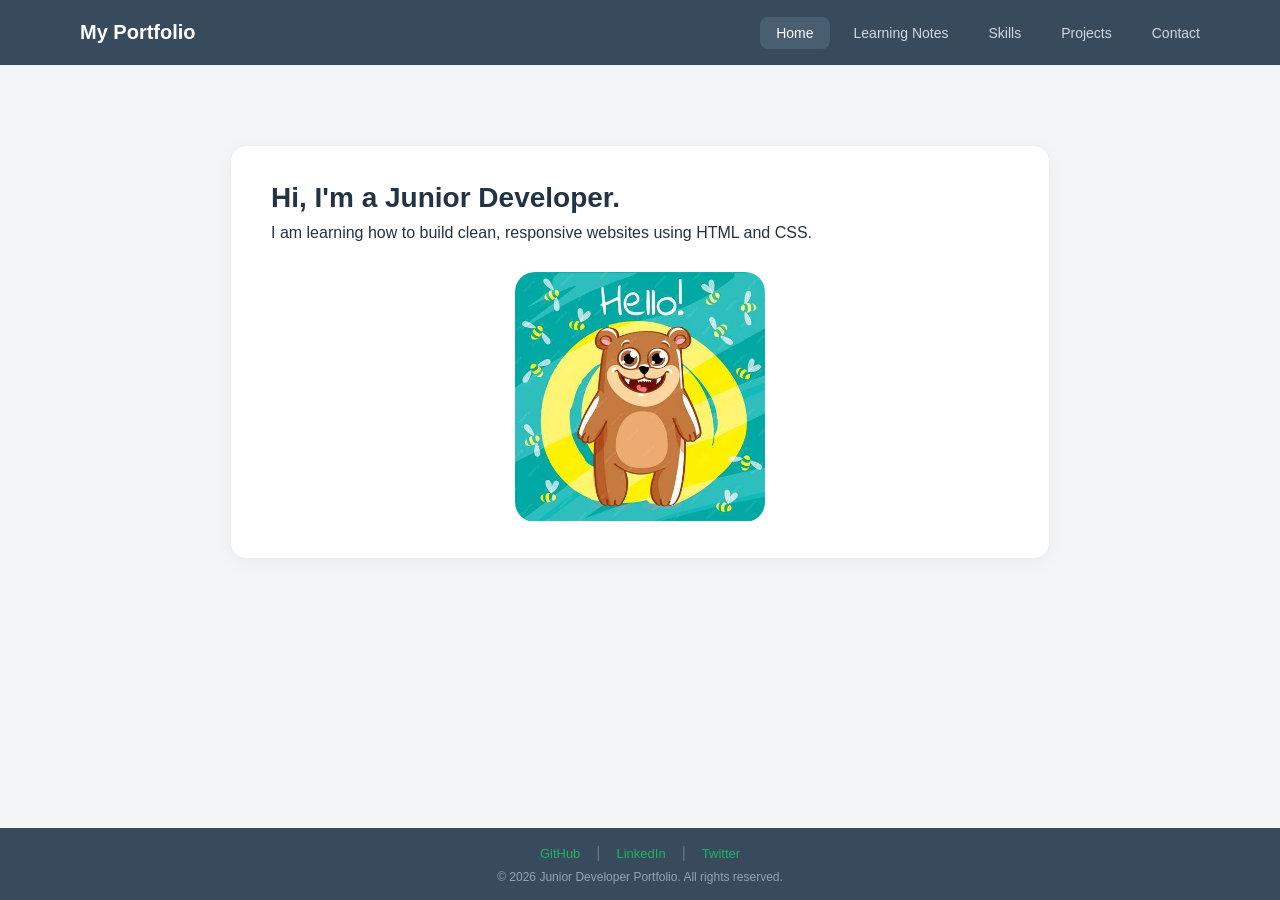
<file: index.html>
<!doctype html>
<html lang="en">
  <head>
    <meta charset="UTF-8" />
    <meta name="viewport" content="width=device-width, initial-scale=1.0" />
    <title>My Portfolio</title>
    <link rel="stylesheet" href="style.css" />
  </head>
  <body>
    <!-- Single Header -->
    <!-- Navigation Bar -->
    <header class="navbar">
      <a href="index.html" class="logo">My Portfolio</a>

      <nav class="nav-links">
        <a href="index.html" class="active">Home</a>
        <a href="blog.html">Learning Notes</a>
        <a href="skills.html">Skills</a>
        <a href="project.html">Projects</a>
        <a href="contact.html">Contact</a>
      </nav>
    </header>

    <!-- Main Content -->
    <main>
      <!-- Home Section -->
      <section id="home" class="page home-section">
        <div class="content-card">
          <h1>Hi, I'm a Junior Developer.</h1>
          <p>
            I am learning how to build clean, responsive websites using HTML and
            CSS.
          </p>

          <img
            src="images/hello-bear.jfif"
            alt="Hello bear illustration"
            class="profile-image"
          />
        </div>
      </section>
    </main>

    <!-- Single Footer -->
    <footer class="footer" id="footer">
      <div class="social-links">
        <a href="https://github.com/">GitHub</a>
        <span>|</span>
        <a href="https://www.linkedin.com/">LinkedIn</a>
        <span>|</span>
        <a href="https://twitter.com/">Twitter</a>
      </div>

      <p>&copy; 2026 Junior Developer Portfolio. All rights reserved.</p>
    </footer>
  </body>
</html>
</file>
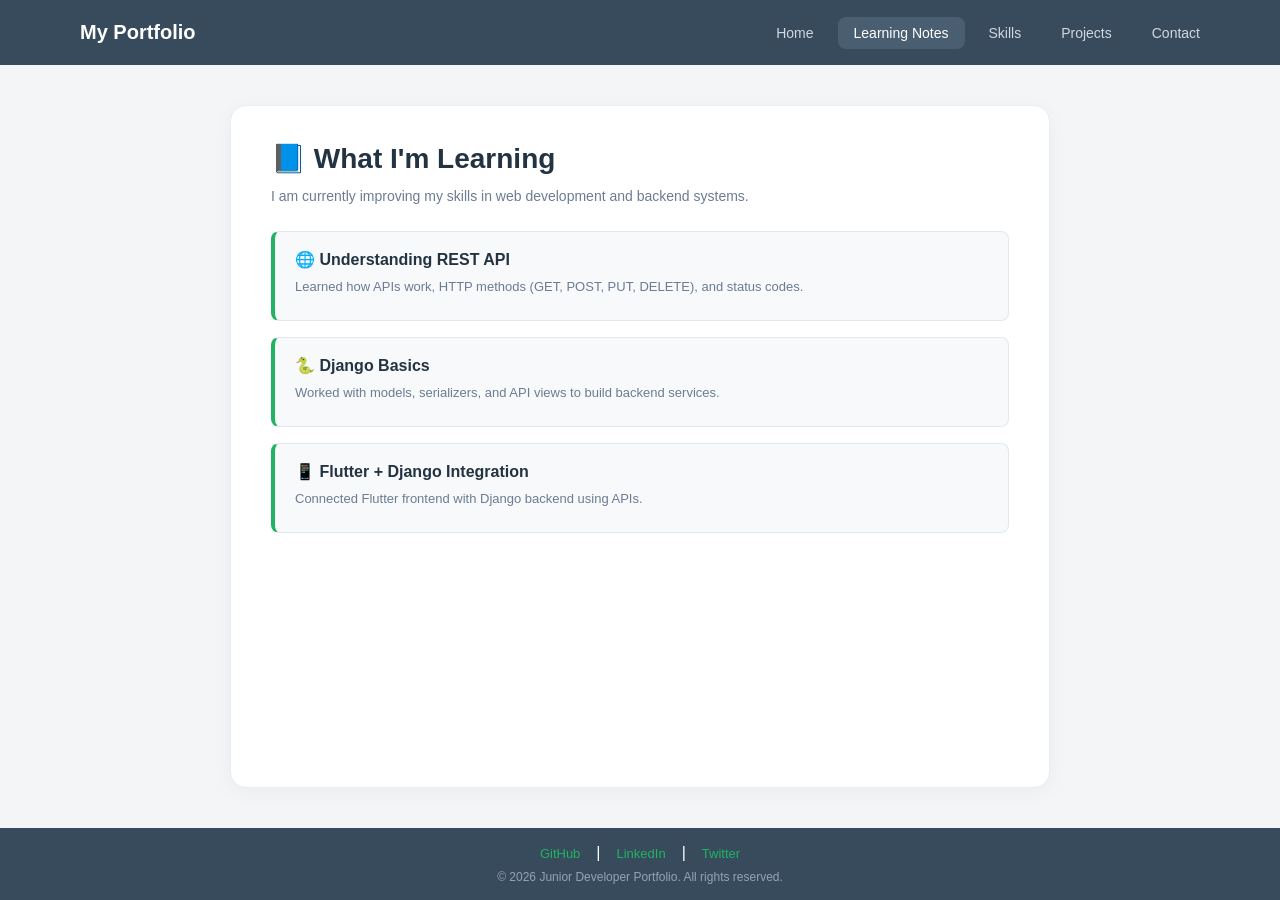
<file: blog.html>
<!doctype html>
<html lang="en">
  <head>
    <meta charset="UTF-8" />
    <meta name="viewport" content="width=device-width, initial-scale=1.0" />
    <title>My Portfolio</title>

    <link rel="stylesheet" href="style.css" />
  </head>

  <body>
    <!-- Navigation Bar -->
    <!-- Navigation Bar -->
    <header class="navbar">
      <a href="index.html" class="logo">My Portfolio</a>

      <nav class="nav-links">
        <a href="index.html">Home</a>
        <a href="blog.html" class="active">Learning Notes</a>
        <a href="skills.html">Skills</a>
        <a href="project.html">Projects</a>
        <a href="contact.html">Contact</a>
      </nav>
    </header>

    <!-- Main Content -->
    <main id="learning">
      <h1>📘 What I'm Learning</h1>

      <p class="intro">
        I am currently improving my skills in web development and backend
        systems.
      </p>

      <div class="learning-card">
        <h3>🌐 Understanding REST API</h3>
        <p>
          Learned how APIs work, HTTP methods (GET, POST, PUT, DELETE), and
          status codes.
        </p>
      </div>

      <div class="learning-card">
        <h3>🐍 Django Basics</h3>
        <p>
          Worked with models, serializers, and API views to build backend
          services.
        </p>
      </div>

      <div class="learning-card">
        <h3>📱 Flutter + Django Integration</h3>
        <p>Connected Flutter frontend with Django backend using APIs.</p>
      </div>
    </main>

    <!-- Footer -->
    <footer id="contact">
      <div class="social-links">
        <a href="https://github.com/" target="_blank">GitHub</a>
        |
        <a href="https://linkedin.com/" target="_blank">LinkedIn</a>
        |
        <a href="https://twitter.com/" target="_blank">Twitter</a>
      </div>

      <p>© 2026 Junior Developer Portfolio. All rights reserved.</p>
    </footer>
  </body>
</html>
</file>
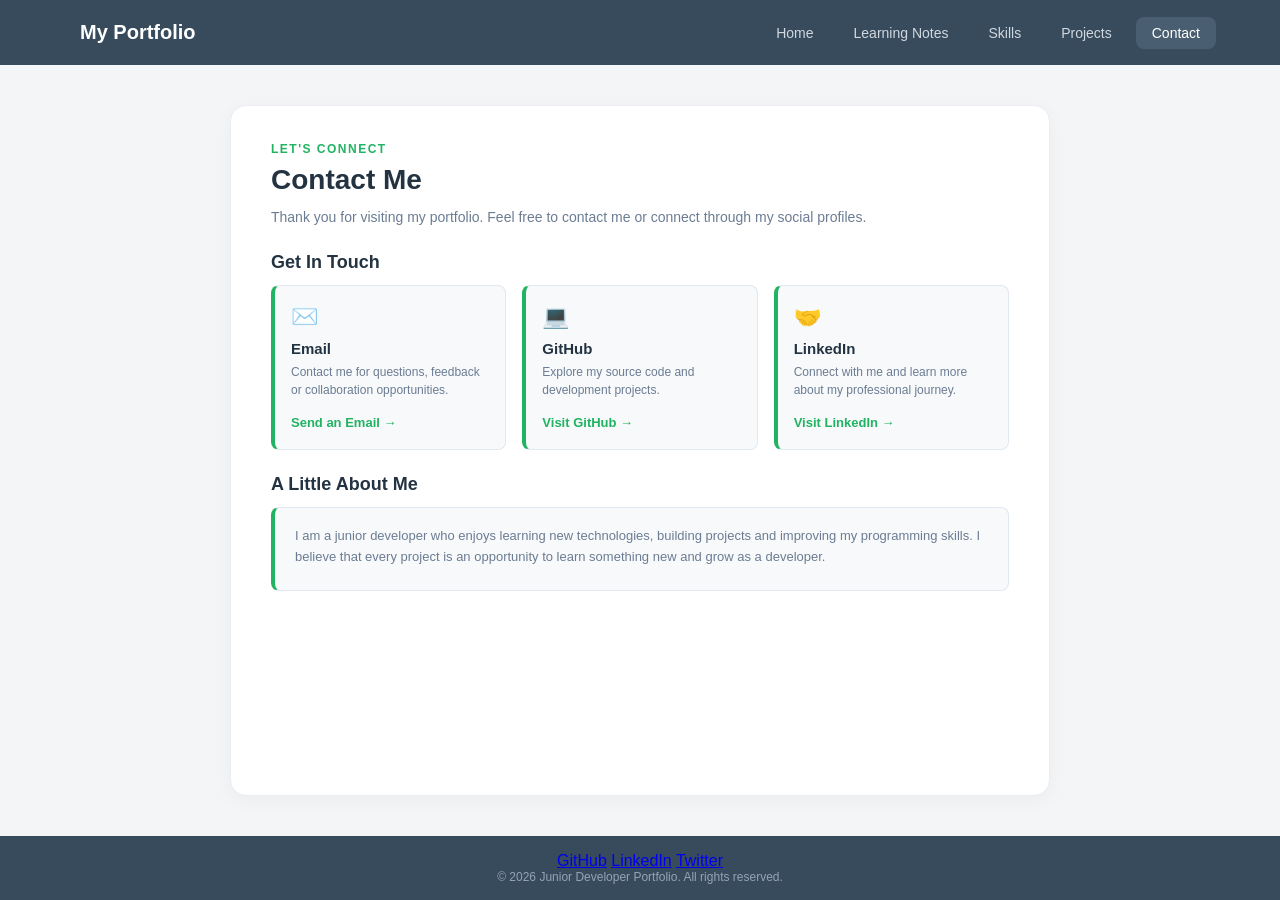
<file: contact.html>
<!doctype html>
<html lang="en">
  <head>
    <meta charset="UTF-8" />
    <meta name="viewport" content="width=device-width, initial-scale=1.0" />
    <title>Contact Me</title>
    <link rel="stylesheet" href="style.css" />
  </head>
  <body>
    <!-- Navigation Bar -->
    <header class="navbar">
      <a href="index.html" class="logo">My Portfolio</a>

      <nav class="nav-links">
        <a href="index.html">Home</a>
        <a href="blog.html">Learning Notes</a>
        <a href="skills.html">Skills</a>
        <a href="project.html">Projects</a>
        <a href="contact.html" class="active">Contact</a>
      </nav>
    </header>

    <!-- Contact Section -->
    <main class="main-content">
      <section class="contact-container">
        <p class="subtitle">LET'S CONNECT</p>

        <h1>Contact Me</h1>

        <p class="intro">
          Thank you for visiting my portfolio. Feel free to contact me or
          connect through my social profiles.
        </p>

        <h3>Get In Touch</h3>

        <div class="contact-cards">
          <!-- Email Card -->
          <div class="contact-card">
            <div class="emoji">✉️</div>
            <h4>Email</h4>
            <p>
              Contact me for questions, feedback or collaboration opportunities.
            </p>
            <a href="mailto:your@email.com"> Send an Email → </a>
          </div>

          <!-- GitHub Card -->
          <div class="contact-card">
            <div class="emoji">💻</div>
            <h4>GitHub</h4>
            <p>Explore my source code and development projects.</p>
            <a href="https://github.com/yourusername" target="_blank">
              Visit GitHub →
            </a>
          </div>

          <!-- LinkedIn Card -->
          <div class="contact-card">
            <div class="emoji">🤝</div>
            <h4>LinkedIn</h4>
            <p>Connect with me and learn more about my professional journey.</p>
            <a href="https://www.linkedin.com/" target="_blank">
              Visit LinkedIn →
            </a>
          </div>
        </div>

        <!-- About Me Section -->
        <h3 class="about-title">A Little About Me</h3>

        <div class="about-card">
          <p>
            I am a junior developer who enjoys learning new technologies,
            building projects and improving my programming skills. I believe
            that every project is an opportunity to learn something new and grow
            as a developer.
          </p>
        </div>
      </section>
    </main>

    <!-- Footer -->
    <footer class="footer">
      <div class="footer-links">
        <a href="https://github.com/">GitHub</a>
        <a href="https://linkedin.com/">LinkedIn</a>
        <a href="https://twitter.com/">Twitter</a>
      </div>

      <p>© 2026 Junior Developer Portfolio. All rights reserved.</p>
    </footer>
  </body>
</html>
</file>
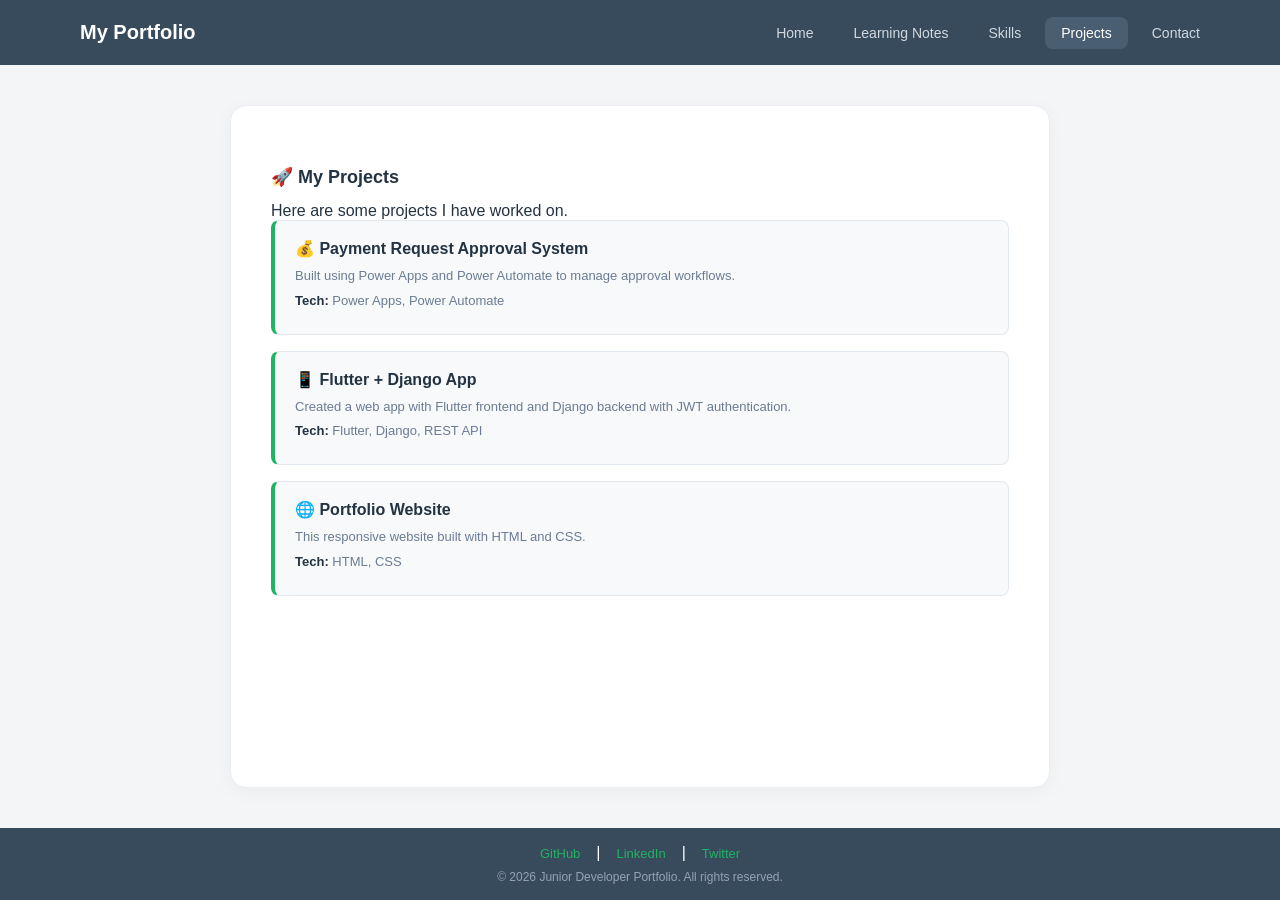
<file: project.html>
<!doctype html>
<html lang="en">
  <head>
    <meta charset="UTF-8" />
    <title>Projects</title>
    <link rel="stylesheet" href="style.css" />
  </head>
  <body>
    <!-- Navigation Bar -->
    <header class="navbar">
      <a href="index.html" class="logo">My Portfolio</a>

      <nav class="nav-links">
        <a href="index.html">Home</a>
        <a href="blog.html">Learning Notes</a>
        <a href="skills.html">Skills</a>
        <a href="project.html" class="active">Projects</a>
        <a href="contact.html">Contact</a>
      </nav>
    </header>

    <main>
      <h2>🚀 My Projects</h2>
      <p>Here are some projects I have worked on.</p>

      <div class="project-card">
        <h3>💰 Payment Request Approval System</h3>
        <p>
          Built using Power Apps and Power Automate to manage approval
          workflows.
        </p>
        <p><strong>Tech:</strong> Power Apps, Power Automate</p>
      </div>

      <div class="project-card">
        <h3>📱 Flutter + Django App</h3>
        <p>
          Created a web app with Flutter frontend and Django backend with JWT
          authentication.
        </p>
        <p><strong>Tech:</strong> Flutter, Django, REST API</p>
      </div>

      <div class="project-card">
        <h3>🌐 Portfolio Website</h3>
        <p>This responsive website built with HTML and CSS.</p>
        <p><strong>Tech:</strong> HTML, CSS</p>
      </div>
    </main>

    <footer>
      <div class="social-links">
        <a href="#">GitHub</a> | <a href="#">LinkedIn</a> |
        <a href="#">Twitter</a>
      </div>
      <p>&copy; 2026 Junior Developer Portfolio. All rights reserved.</p>
    </footer>
  </body>
</html>
</file>
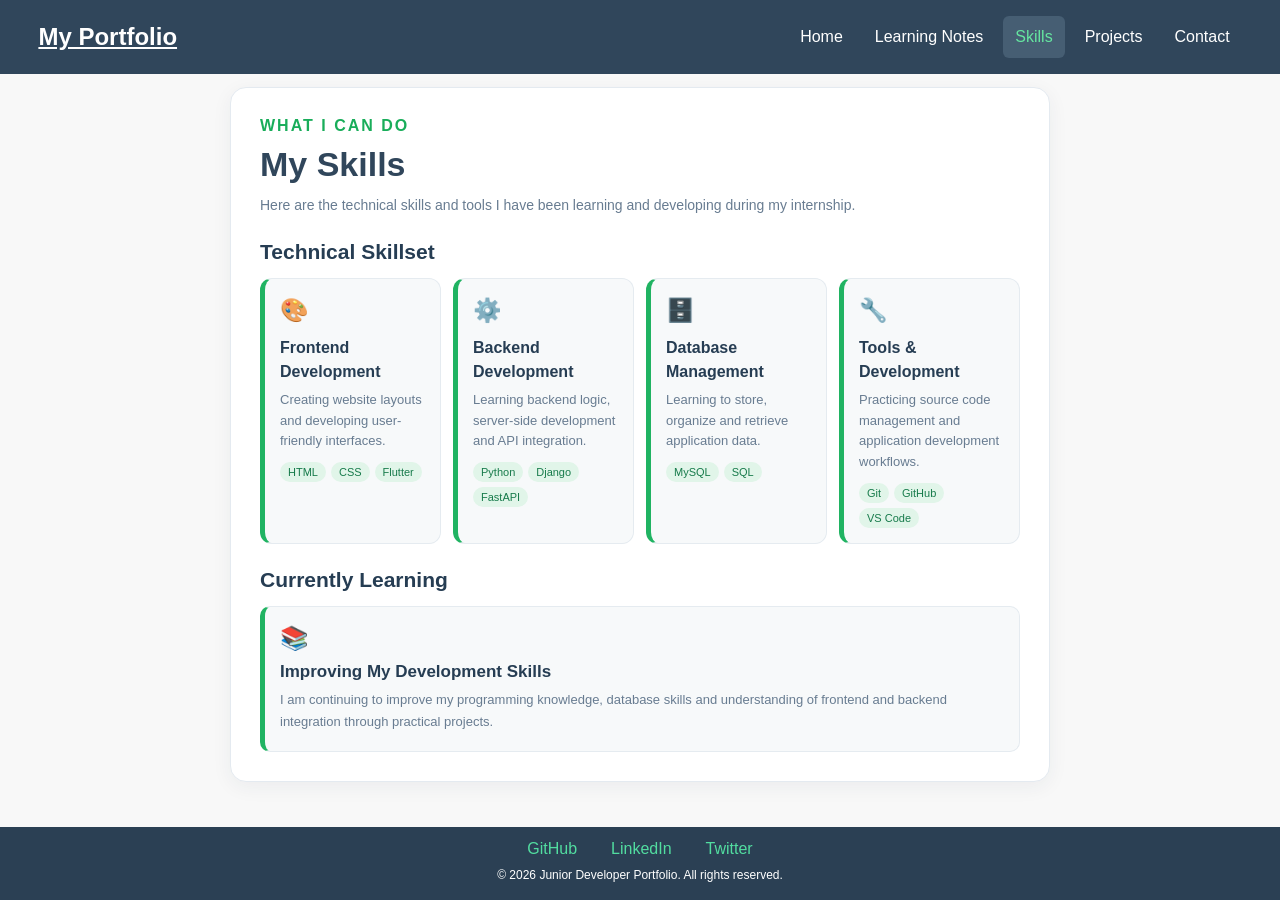
<file: skills.html>
<!doctype html>
<html lang="en">
  <head>
    <meta charset="UTF-8" />
    <meta name="viewport" content="width=device-width, initial-scale=1.0" />
    <title>My Skills - Junior Developer Portfolio</title>

    <style>
      /* Reset */
      * {
        margin: 0;
        padding: 0;
        box-sizing: border-box;
      }

      body {
        font-family: Arial, Helvetica, sans-serif;
        background-color: #f8f8f8;
        color: #2c4054;
        min-height: 100vh;
        display: flex;
        flex-direction: column;
      }

      /* Navigation Bar */
      .navbar {
        width: 100%;
        min-height: 74px;
        background-color: #30465b;
        color: white;
        display: flex;
        align-items: center;
        justify-content: space-between;
        padding: 15px 3%;
        gap: 20px;
      }

      .logo {
        font-size: 24px;
        font-weight: bold;
        color: #ffffff;
        white-space: nowrap;
      }

      .nav-links {
        display: flex;
        align-items: center;
        gap: 8px;
        flex-wrap: wrap;
      }

      .nav-links a {
        text-decoration: none;
        color: #ffffff;
        font-size: 16px;
        padding: 12px;
        border-radius: 6px;
        transition:
          background-color 0.3s,
          color 0.3s;
      }

      .nav-links a:hover,
      .nav-links a.active {
        background-color: #465e73;
        color: #65e5a0;
      }

      /* Main Content */
      main {
        flex: 1;
        width: 100%;
        padding: 13px 20px;
      }

      .container {
        max-width: 820px;
        width: 100%;
        margin: 0 auto;
        padding: 29px;
        background-color: #ffffff;
        border: 1px solid #e4eaf0;
        border-radius: 16px;
        box-shadow: 0 5px 20px rgba(35, 55, 75, 0.06);
      }

      /* Page Heading */
      .subtitle {
        color: #19ad5a;
        font-size: 16px;
        font-weight: bold;
        letter-spacing: 2px;
        margin-bottom: 10px;
      }

      h1 {
        font-size: 34px;
        color: #30465b;
        margin-bottom: 10px;
      }

      .intro {
        color: #687c91;
        font-size: 14px;
        line-height: 1.7;
        margin-bottom: 22px;
      }

      h2 {
        font-size: 21px;
        color: #263d53;
        margin-bottom: 14px;
      }

      /* Skill Cards */
      .skills-grid {
        display: grid;
        grid-template-columns: repeat(4, minmax(0, 1fr));
        gap: 12px;
        margin-bottom: 24px;
      }

      .skill-card {
        background-color: #f7f9fa;
        border: 1px solid #e5ebf0;
        border-left: 5px solid #20b362;
        border-radius: 12px;
        padding: 18px 15px 14px;
        min-width: 0;
        min-height: 266px;
      }

      .skill-icon {
        font-size: 23px;
        margin-bottom: 12px;
      }

      .skill-card h3 {
        color: #263d53;
        font-size: 16px;
        line-height: 1.5;
        margin-bottom: 6px;
      }

      .skill-card p {
        color: #687c91;
        font-size: 13px;
        line-height: 1.6;
        margin-bottom: 10px;
      }

      /* Technology Tags */
      .tags {
        display: flex;
        flex-wrap: wrap;
        gap: 5px;
      }

      .tag {
        display: inline-block;
        background-color: #e1f5e9;
        color: #177b4b;
        font-size: 11px;
        padding: 4px 8px;
        border-radius: 15px;
        white-space: nowrap;
      }

      /* Currently Learning */
      .learning-card {
        background-color: #f7f9fa;
        border: 1px solid #e5ebf0;
        border-left: 5px solid #20b362;
        border-radius: 10px;
        padding: 18px 15px;
      }

      .learning-icon {
        font-size: 23px;
        margin-bottom: 10px;
      }

      .learning-card h3 {
        color: #263d53;
        font-size: 17px;
        margin-bottom: 7px;
      }

      .learning-card p {
        color: #687c91;
        font-size: 13px;
        line-height: 1.7;
      }

      /* Footer */
      footer {
        width: 100%;
        background-color: #2b4054;
        color: #ffffff;
        text-align: center;
        padding: 13px 15px 16px;
        margin-top: 0;
      }

      .social-links {
        display: flex;
        justify-content: center;
        gap: 34px;
        margin-bottom: 8px;
      }

      .social-links a {
        color: #52dda0;
        text-decoration: none;
        font-size: 16px;
      }

      .social-links a:hover {
        color: #ffffff;
        text-decoration: underline;
      }

      footer p {
        font-size: 12px;
        line-height: 1.5;
      }

      /* Tablet */
      @media (max-width: 900px) {
        .navbar {
          padding: 15px 20px;
        }

        .container {
          max-width: 760px;
          padding: 25px;
        }

        .skills-grid {
          grid-template-columns: repeat(2, minmax(0, 1fr));
        }

        .skill-card {
          min-height: 230px;
        }
      }

      /* Mobile */
      @media (max-width: 600px) {
        .navbar {
          flex-direction: column;
          align-items: flex-start;
          gap: 12px;
        }

        .logo {
          font-size: 22px;
        }

        .nav-links {
          width: 100%;
          gap: 3px;
        }

        .nav-links a {
          font-size: 13px;
          padding: 9px 8px;
        }

        main {
          padding: 15px 12px;
        }

        .container {
          padding: 20px 16px;
          border-radius: 12px;
        }

        h1 {
          font-size: 29px;
        }

        h2 {
          font-size: 20px;
        }

        .intro {
          font-size: 13px;
        }

        .skills-grid {
          grid-template-columns: 1fr;
          gap: 12px;
        }

        .skill-card {
          min-height: auto;
          padding: 18px;
        }

        .learning-card {
          padding: 18px;
        }

        .social-links {
          gap: 22px;
        }

        footer p {
          font-size: 11px;
        }
      }
    </style>
  </head>

  <body>
    <!-- Navigation Bar -->
    <!-- Navigation Bar -->
    <header class="navbar">
      <a href="index.html" class="logo">My Portfolio</a>

      <nav class="nav-links">
        <a href="index.html">Home</a>
        <a href="blog.html">Learning Notes</a>
        <a href="skills.html" class="active">Skills</a>
        <a href="project.html">Projects</a>
        <a href="contact.html">Contact</a>
      </nav>
    </header>
    <!-- Main Content -->
    <main>
      <div class="container">
        <p class="subtitle">WHAT I CAN DO</p>

        <h1>My Skills</h1>

        <p class="intro">
          Here are the technical skills and tools I have been learning and
          developing during my internship.
        </p>

        <!-- Technical Skillset -->
        <section aria-labelledby="skills-heading">
          <h2 id="skills-heading">Technical Skillset</h2>

          <div class="skills-grid">
            <!-- Frontend -->
            <article class="skill-card">
              <div class="skill-icon" aria-hidden="true">🎨</div>

              <h3>Frontend Development</h3>

              <p>
                Creating website layouts and developing user-friendly
                interfaces.
              </p>

              <div class="tags">
                <span class="tag">HTML</span>
                <span class="tag">CSS</span>
                <span class="tag">Flutter</span>
              </div>
            </article>

            <!-- Backend -->
            <article class="skill-card">
              <div class="skill-icon" aria-hidden="true">⚙️</div>

              <h3>Backend Development</h3>

              <p>
                Learning backend logic, server-side development and API
                integration.
              </p>

              <div class="tags">
                <span class="tag">Python</span>
                <span class="tag">Django</span>
                <span class="tag">FastAPI</span>
              </div>
            </article>

            <!-- Database -->
            <article class="skill-card">
              <div class="skill-icon" aria-hidden="true">🗄️</div>

              <h3>Database Management</h3>

              <p>Learning to store, organize and retrieve application data.</p>

              <div class="tags">
                <span class="tag">MySQL</span>
                <span class="tag">SQL</span>
              </div>
            </article>

            <!-- Tools -->
            <article class="skill-card">
              <div class="skill-icon" aria-hidden="true">🔧</div>

              <h3>Tools &amp; Development</h3>

              <p>
                Practicing source code management and application development
                workflows.
              </p>

              <div class="tags">
                <span class="tag">Git</span>
                <span class="tag">GitHub</span>
                <span class="tag">VS Code</span>
              </div>
            </article>
          </div>
        </section>

        <!-- Currently Learning -->
        <section aria-labelledby="learning-heading">
          <h2 id="learning-heading">Currently Learning</h2>

          <article class="learning-card">
            <div class="learning-icon" aria-hidden="true">📚</div>

            <h3>Improving My Development Skills</h3>

            <p>
              I am continuing to improve my programming knowledge, database
              skills and understanding of frontend and backend integration
              through practical projects.
            </p>
          </article>
        </section>
      </div>
    </main>

    <!-- Footer -->
    <footer>
      <div class="social-links">
        <a href="https://github.com/" target="_blank" rel="noopener noreferrer"
          >GitHub</a
        >

        <a
          href="https://www.linkedin.com/"
          target="_blank"
          rel="noopener noreferrer"
          >LinkedIn</a
        >

        <a href="https://twitter.com/" target="_blank" rel="noopener noreferrer"
          >Twitter</a
        >
      </div>

      <p>&copy; 2026 Junior Developer Portfolio. All rights reserved.</p>
    </footer>
  </body>
</html>
</file>
<file: style.css>
/* ==========================================
   1. RESET & VARIABLES
   ========================================== */
:root {
  --bg-color: #f4f5f7;
  --card-bg: #ffffff;
  --inner-card-bg: #f7f9fa;
  --header-bg: #374b5c;
  --footer-bg: #374b5c;

  --primary-accent: #20b362;
  --accent-light: #e1f5e9;
  --active-nav-bg: #495e70;

  --text-dark: #233342;
  --text-muted: #6b7c93;
  --text-light: #ffffff;
  --link-green: #20b362;

  --font-family:
    -apple-system, BlinkMacSystemFont, "Segoe UI", Roboto, Helvetica, Arial,
    sans-serif;
  --max-width: 820px;
  --border-radius-lg: 16px;
  --border-radius-sm: 8px;
  --shadow: 0 4px 20px rgba(0, 0, 0, 0.04);
}

* {
  margin: 0;
  padding: 0;
  box-sizing: border-box;
}

html,
body {
  width: 100%;
  min-height: 100vh;
}

body {
  font-family: var(--font-family);
  background-color: var(--bg-color);
  color: var(--text-dark);
  display: flex;
  flex-direction: column;
}

/* ==========================================
   2. UNIFIED NAVBAR (Consistent Across All Pages)
   ========================================== */
.navbar {
  background-color: var(--header-bg);
  color: var(--text-light);
  height: 65px;
  padding: 0 5%;
  display: flex;
  justify-content: space-between;
  align-items: center;
  width: 100%;
}

.navbar .logo {
  font-size: 20px;
  font-weight: 700;
  color: var(--text-light);
  text-decoration: none;
  white-space: nowrap;
}

.navbar.nav-links,
.nav-links {
  display: flex;
  align-items: center;
  list-style: none;
  gap: 8px;
}

.navbar a,
.nav-links a {
  color: #d1d8e0;
  text-decoration: none;
  font-size: 14px;
  padding: 8px 16px;
  border-radius: var(--border-radius-sm);
  transition:
    background-color 0.2s ease,
    color 0.2s ease;
}

.navbar a:hover,
.navbar a.active,
.nav-links a:hover,
.nav-links a.active {
  background-color: var(--active-nav-bg);
  color: var(--text-light);
}

/* ==========================================
   3. MAIN CONTAINER
   ========================================== */
main {
  flex: 1;
  width: 100%;
  max-width: var(--max-width);
  margin: 40px auto;
  padding: 36px 40px;
  background-color: var(--card-bg);
  border-radius: var(--border-radius-lg);
  box-shadow: var(--shadow);
  border: 1px solid #eaeef2;
  display: flex;
  flex-direction: column;
}

/* Home page layout override */
body:has(.home-section) main {
  background-color: transparent;
  box-shadow: none;
  border: none;
  padding: 40px 20px;
  max-width: none;
}

.subtitle {
  color: var(--primary-accent);
  font-size: 12px;
  font-weight: 800;
  letter-spacing: 1.5px;
  text-transform: uppercase;
  margin-bottom: 8px;
}

h1 {
  font-size: 28px;
  font-weight: 700;
  color: var(--text-dark);
  margin-bottom: 10px;
}

h2 {
  font-size: 18px;
  font-weight: 700;
  color: var(--text-dark);
  margin: 24px 0 14px 0;
}

h3 {
  font-size: 18px;
  font-weight: 700;
  color: var(--text-dark);
  margin: 20px 0 12px 0;
}

.intro {
  color: var(--text-muted);
  font-size: 14px;
  line-height: 1.6;
  margin-bottom: 24px;
}

/* ==========================================
   4. HOME PAGE (index.html)
   ========================================== */
.home-section {
  width: 100%;
  max-width: var(--max-width);
  margin: 0 auto;
}

.content-card {
  width: 100%;
  background-color: var(--card-bg);
  border-radius: var(--border-radius-lg);
  padding: 36px 40px;
  box-shadow: var(--shadow);
  border: 1px solid #eaeef2;
}

.profile-image {
  display: block;
  width: 250px;
  height: 250px;
  object-fit: cover;
  border-radius: 20px;
  margin: 30px auto 0;
}

/* ==========================================
   5. CARDS (Learning, Projects, & About)
   ========================================== */
.learning-card,
.project-card,
.about-card {
  background-color: var(--inner-card-bg);
  border: 1px solid #e2e8f0;
  border-left: 4px solid var(--primary-accent);
  border-radius: var(--border-radius-sm);
  padding: 18px 20px;
  margin-bottom: 16px;
}

.learning-card h3,
.project-card h3 {
  font-size: 16px;
  margin-top: 0;
  margin-bottom: 8px;
  color: var(--text-dark);
}

.learning-card p,
.project-card p,
.about-card p {
  font-size: 13px;
  color: var(--text-muted);
  line-height: 1.6;
  margin-bottom: 4px;
}

.project-card p strong {
  color: var(--text-dark);
}

/* ==========================================
   6. SKILLS PAGE (skills.html)
   ========================================== */
.skills-grid {
  display: grid;
  grid-template-columns: repeat(4, 1fr);
  gap: 12px;
  margin-bottom: 24px;
}

.skill-card {
  background-color: var(--inner-card-bg);
  border: 1px solid #e2e8f0;
  border-left: 4px solid var(--primary-accent);
  border-radius: var(--border-radius-sm);
  padding: 16px 14px;
  display: flex;
  flex-direction: column;
}

.skill-icon {
  font-size: 20px;
  margin-bottom: 10px;
}

.skill-card h3 {
  font-size: 14px;
  line-height: 1.3;
  margin: 0 0 8px 0;
}

.skill-card p {
  font-size: 12px;
  color: var(--text-muted);
  line-height: 1.5;
  margin-bottom: 12px;
  flex-grow: 1;
}

.tags {
  display: flex;
  flex-wrap: wrap;
  gap: 4px;
}

.tag {
  background-color: var(--accent-light);
  color: #15803d;
  font-size: 10px;
  font-weight: 600;
  padding: 3px 8px;
  border-radius: 12px;
}

/* ==========================================
   7. CONTACT PAGE (contact.html)
   ========================================== */
.contact-container {
  width: 100%;
}

.contact-cards {
  display: grid;
  grid-template-columns: repeat(3, 1fr);
  gap: 16px;
  margin-bottom: 24px;
}

.contact-card {
  background-color: var(--inner-card-bg);
  border: 1px solid #e2e8f0;
  border-left: 4px solid var(--primary-accent);
  border-radius: var(--border-radius-sm);
  padding: 18px 16px;
}

.contact-card .emoji {
  font-size: 22px;
  margin-bottom: 10px;
}

.contact-card h4 {
  font-size: 15px;
  color: var(--text-dark);
  margin-bottom: 6px;
}

.contact-card p {
  font-size: 12px;
  color: var(--text-muted);
  line-height: 1.5;
  margin-bottom: 14px;
}

.contact-card a {
  color: var(--link-green);
  font-weight: 700;
  text-decoration: none;
  font-size: 13px;
}

.contact-card a:hover {
  text-decoration: underline;
}

.about-title {
  font-size: 18px;
  font-weight: 700;
  color: var(--text-dark);
  margin-bottom: 12px;
}

/* ==========================================
   8. FOOTER
   ========================================== */
footer,
.footer {
  background-color: var(--footer-bg);
  color: var(--text-light);
  text-align: center;
  padding: 16px 10px;
  width: 100%;
  margin-top: auto;
}

.social-links {
  display: flex;
  justify-content: center;
  align-items: center;
  gap: 16px;
  margin-bottom: 8px;
}

.social-links a {
  color: var(--link-green);
  text-decoration: none;
  font-size: 13px;
  font-weight: 500;
}

.social-links a:hover {
  text-decoration: underline;
}

.social-links span {
  color: #64748b;
}

footer p,
.footer p {
  font-size: 12px;
  color: #94a3b8;
}

/* ==========================================
   9. RESPONSIVE BREAKPOINTS
   ========================================== */
@media (max-width: 820px) {
  .skills-grid {
    grid-template-columns: repeat(2, 1fr);
  }

  .contact-cards {
    grid-template-columns: 1fr;
  }
}

@media (max-width: 600px) {
  .navbar {
    height: auto;
    padding: 14px 20px;
    flex-direction: column;
    gap: 12px;
  }

  .navbar .nav-links,
  .nav-links {
    gap: 4px;
    flex-wrap: wrap;
    justify-content: center;
  }

  main {
    margin: 20px 12px;
    padding: 24px 18px;
  }

  .skills-grid {
    grid-template-columns: 1fr;
  }
}
</file>
